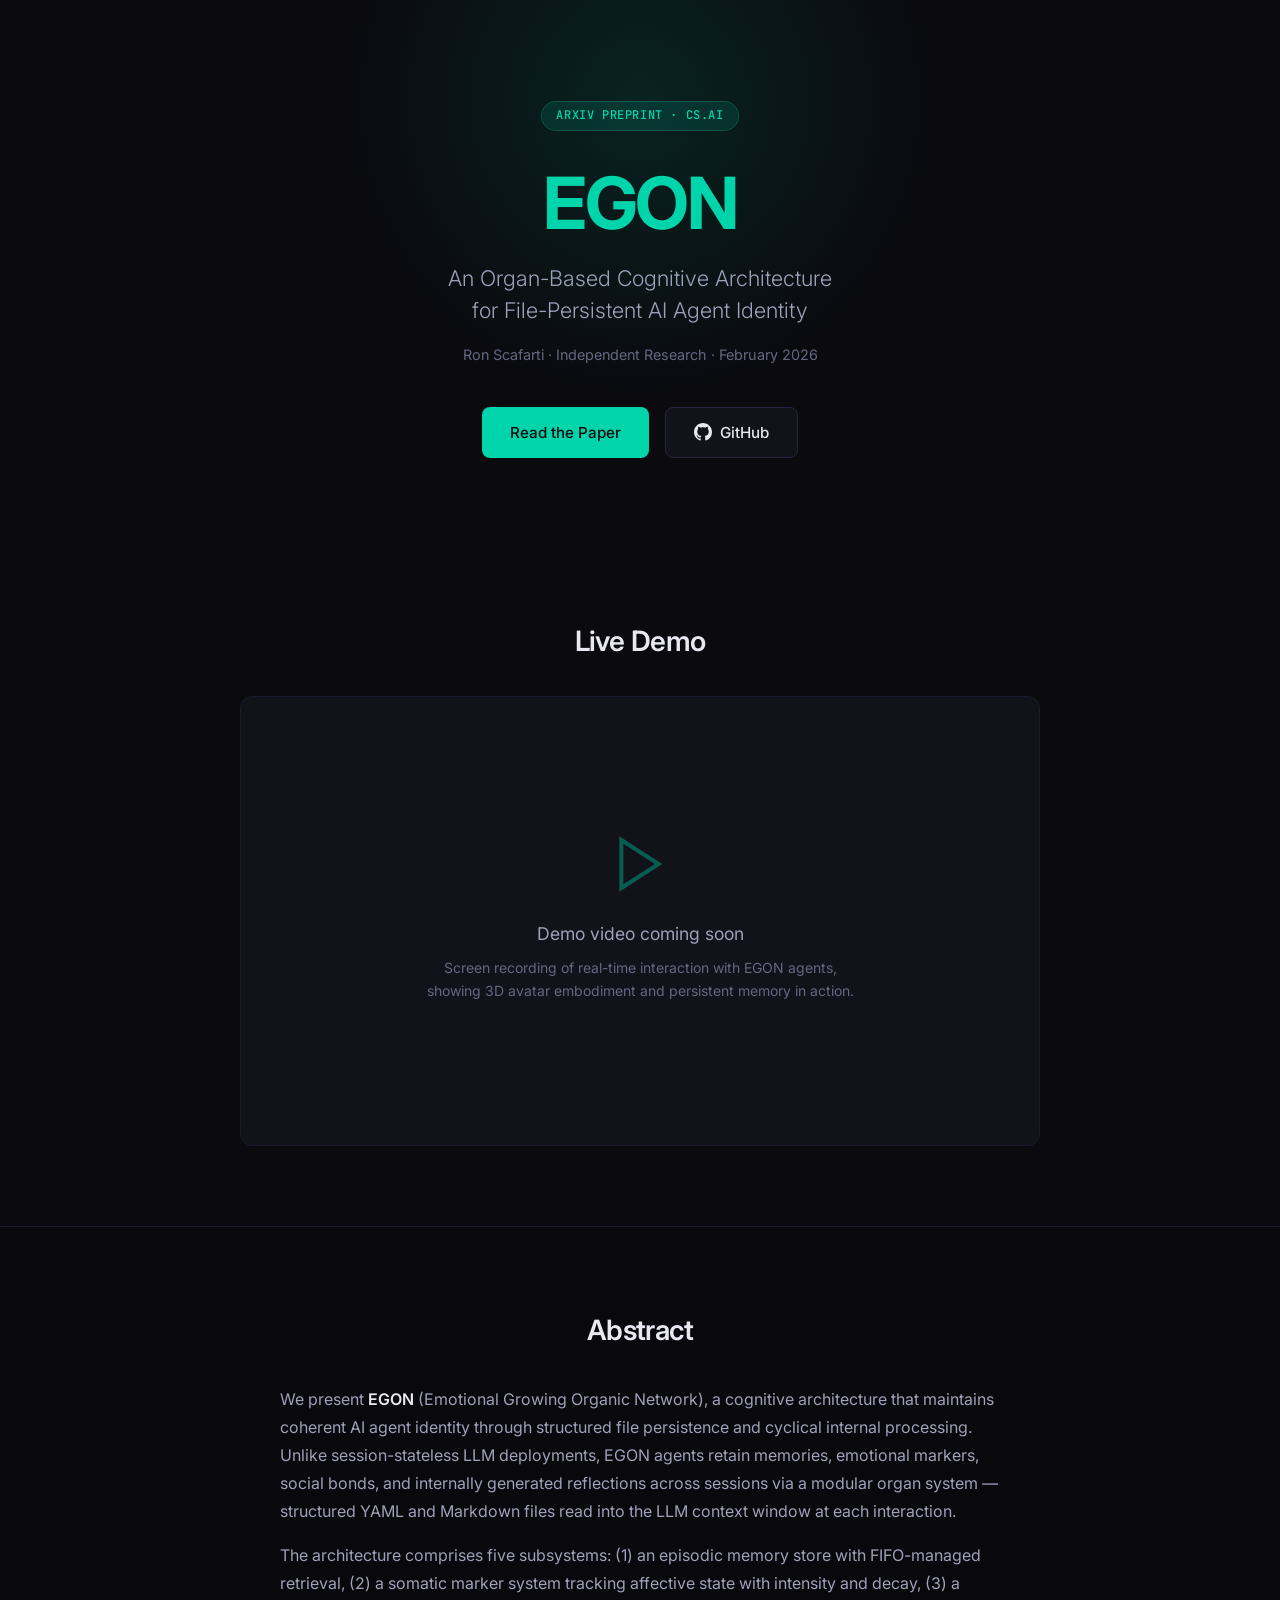
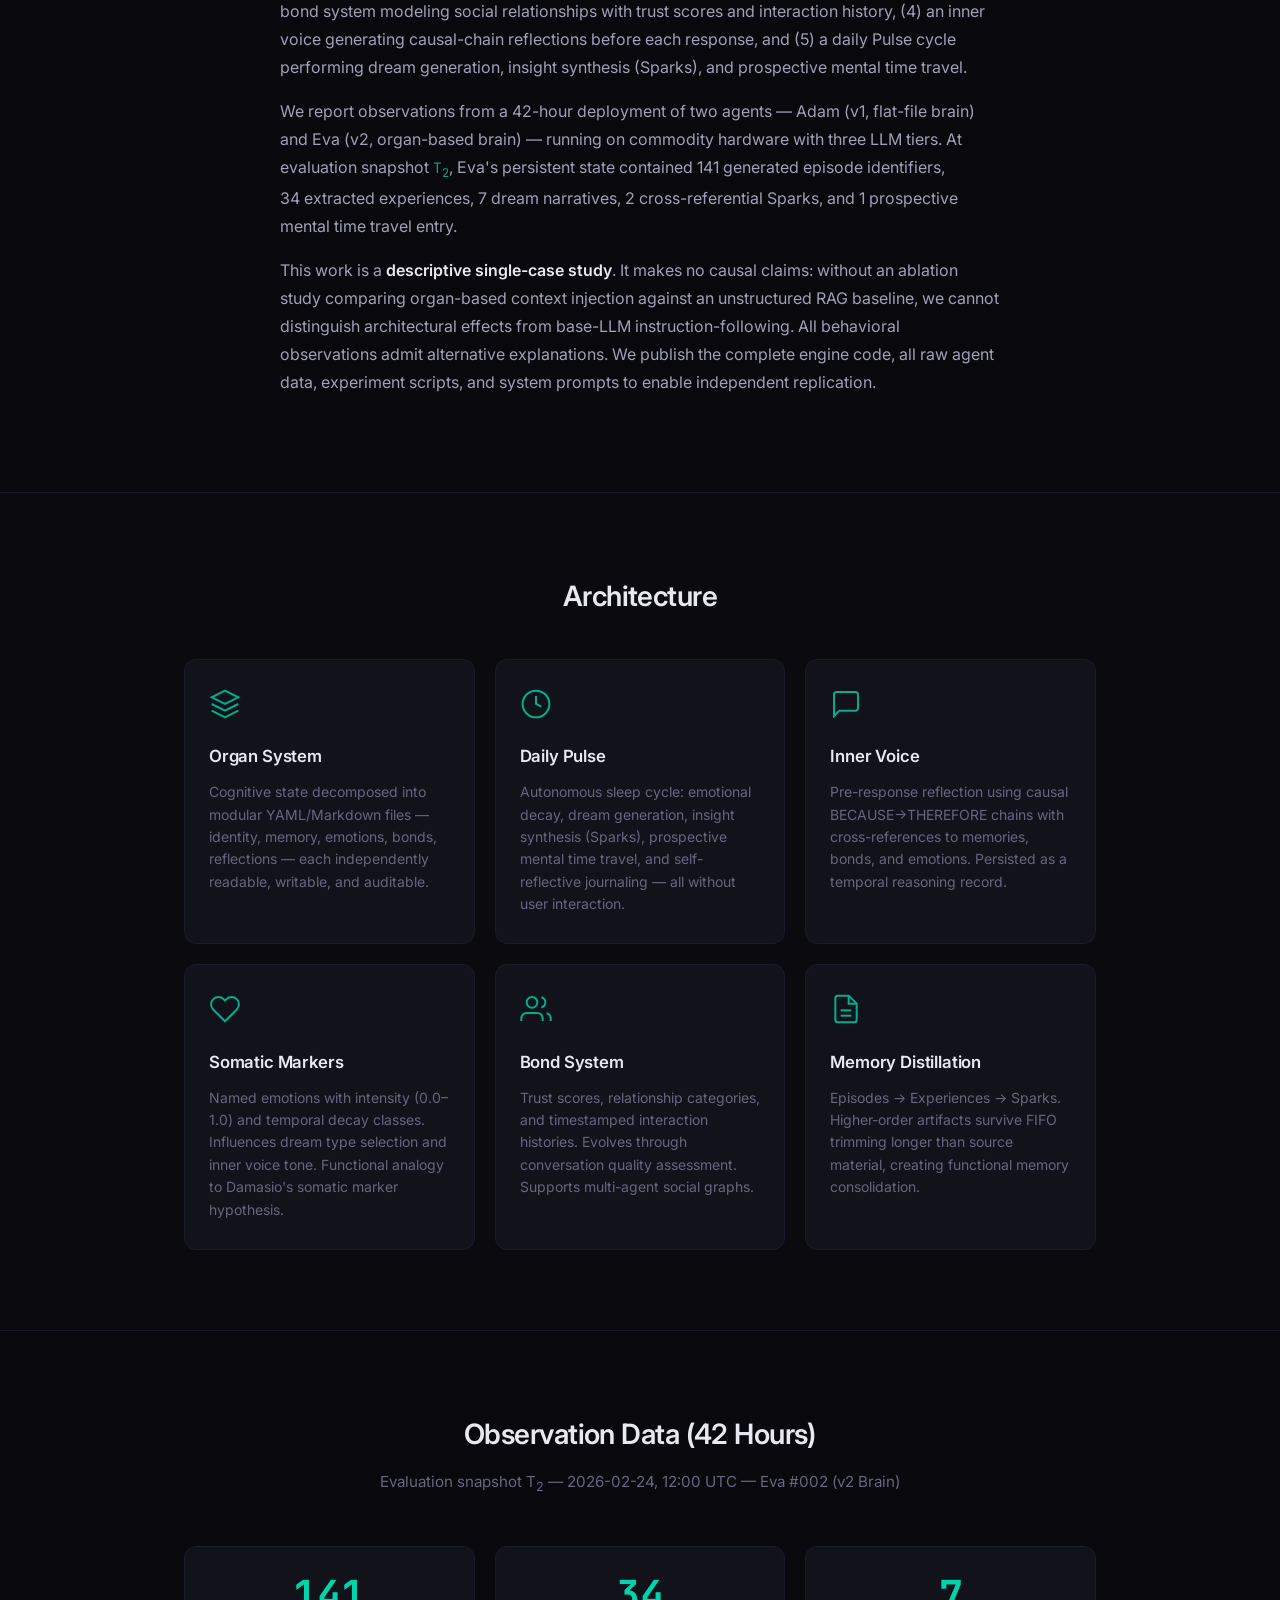
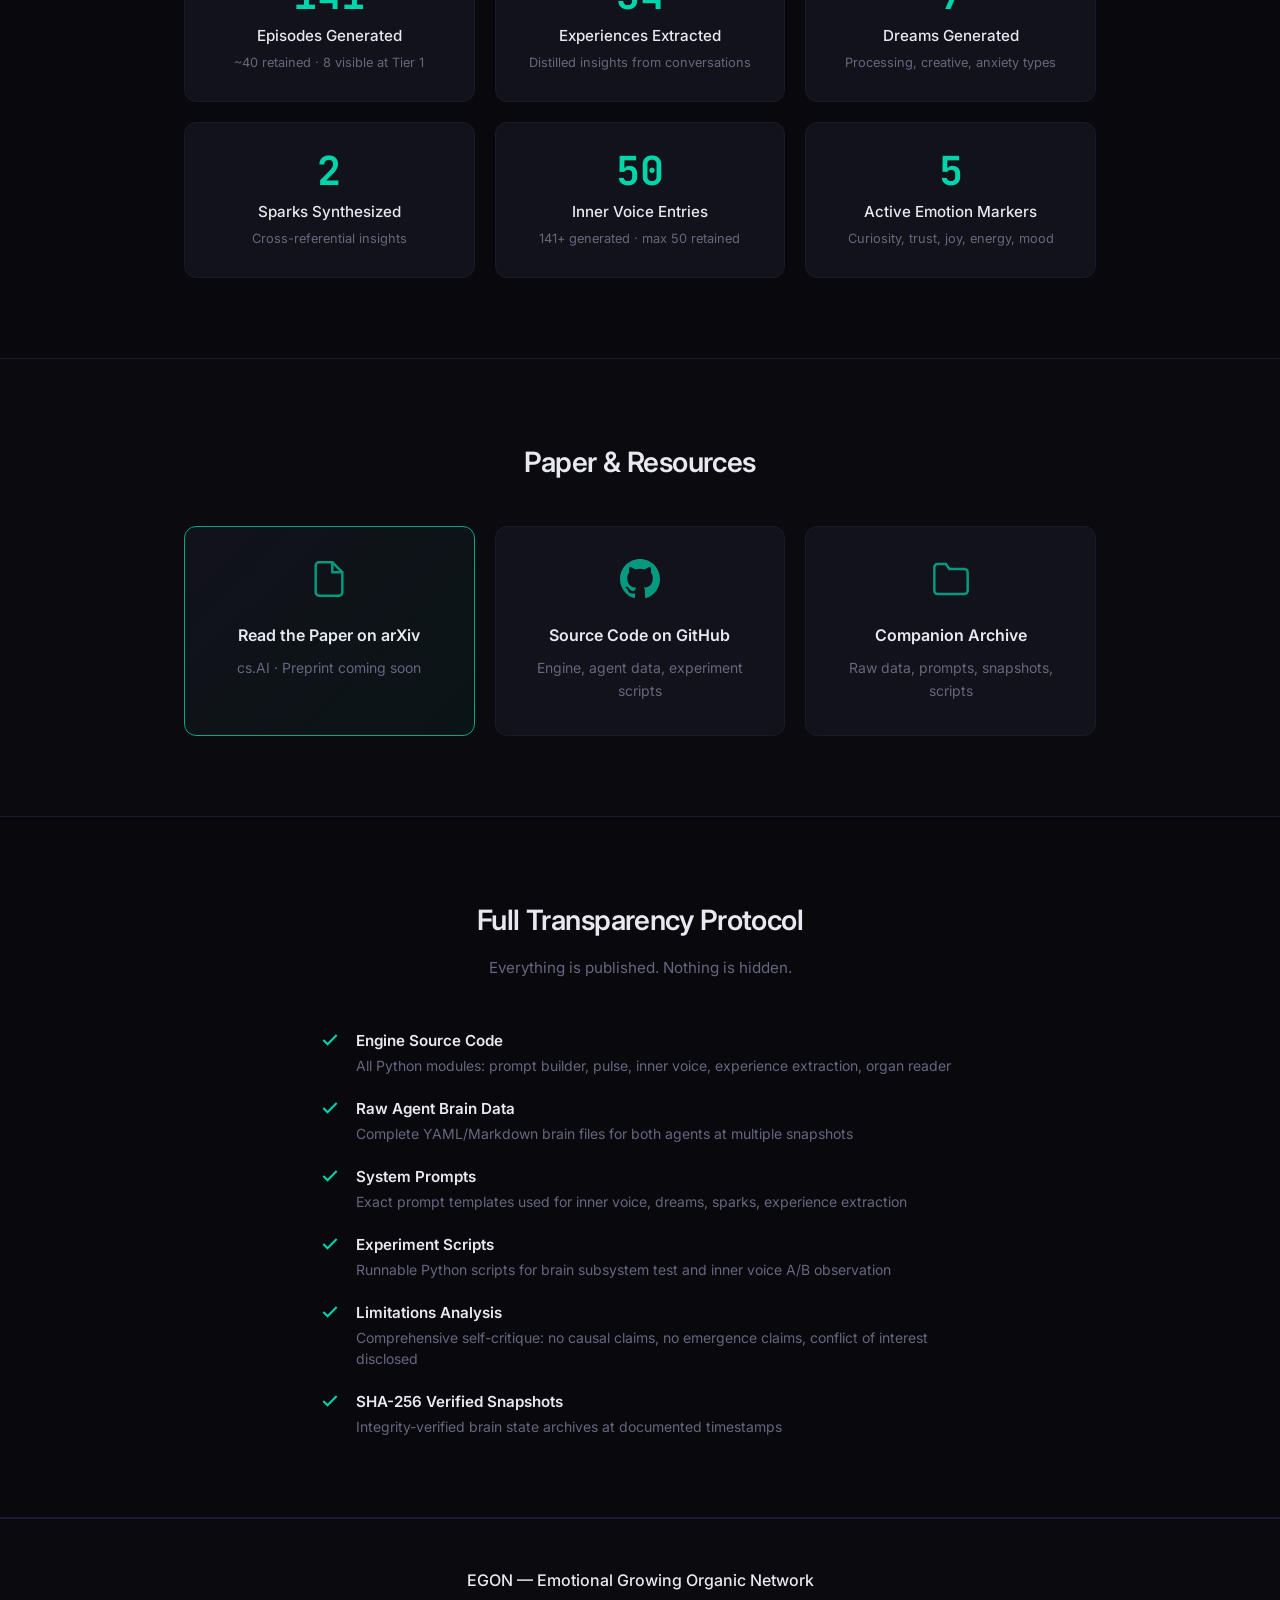
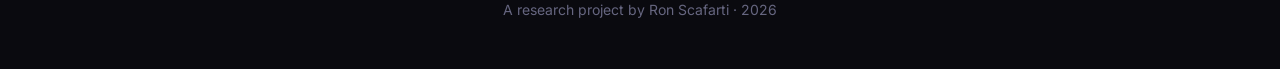
<file: site/index.html>
<!DOCTYPE html>
<html lang="en">
<head>
    <meta charset="UTF-8">
    <meta name="viewport" content="width=device-width, initial-scale=1.0">
    <title>EGON — Organ-Based Cognitive Architecture for Persistent AI Agents</title>
    <meta name="description" content="EGON: An open-source cognitive architecture that maintains coherent AI agent identity through structured file persistence and cyclical internal processing.">
    <meta property="og:title" content="EGON — Persistent AI Agent Architecture">
    <meta property="og:description" content="Organ-based cognitive architecture for file-persistent AI agents. Open-source. Full transparency protocol.">
    <meta property="og:type" content="website">
    <meta property="og:url" content="https://egons.io">
    <link rel="preconnect" href="https://fonts.googleapis.com">
    <link rel="preconnect" href="https://fonts.gstatic.com" crossorigin>
    <link href="https://fonts.googleapis.com/css2?family=Inter:wght@300;400;500;600;700&family=JetBrains+Mono:wght@400;500&display=swap" rel="stylesheet">
    <link rel="stylesheet" href="style.css">
</head>
<body>

<!-- ============================================================ -->
<!-- HERO -->
<!-- ============================================================ -->
<header class="hero">
    <div class="container">
        <div class="hero-badge">arXiv Preprint &middot; cs.AI</div>
        <h1 class="hero-title">
            <span class="accent">EGON</span>
        </h1>
        <p class="hero-subtitle">
            An Organ-Based Cognitive Architecture<br>
            for File-Persistent AI Agent Identity
        </p>
        <p class="hero-meta">
            Ron Scafarti &middot; Independent Research &middot; February 2026
        </p>
        <div class="hero-actions">
            <a href="#paper" class="btn btn-primary">Read the Paper</a>
            <a href="https://github.com/scafa-assistant/hivecore-v2" class="btn btn-secondary" target="_blank" rel="noopener">
                <svg width="18" height="18" viewBox="0 0 24 24" fill="currentColor"><path d="M12 0C5.37 0 0 5.37 0 12c0 5.31 3.435 9.795 8.205 11.385.6.105.825-.255.825-.57 0-.285-.015-1.23-.015-2.235-3.015.555-3.795-.735-4.035-1.41-.135-.345-.72-1.41-1.23-1.695-.42-.225-1.02-.78-.015-.795.945-.015 1.62.87 1.845 1.23 1.08 1.815 2.805 1.305 3.495.99.105-.78.42-1.305.765-1.605-2.67-.3-5.46-1.335-5.46-5.925 0-1.305.465-2.385 1.23-3.225-.12-.3-.54-1.53.12-3.18 0 0 1.005-.315 3.3 1.23.96-.27 1.98-.405 3-.405s2.04.135 3 .405c2.295-1.56 3.3-1.23 3.3-1.23.66 1.65.24 2.88.12 3.18.765.84 1.23 1.905 1.23 3.225 0 4.605-2.805 5.625-5.475 5.925.435.375.81 1.095.81 2.22 0 1.605-.015 2.895-.015 3.3 0 .315.225.69.825.57A12.02 12.02 0 0024 12c0-6.63-5.37-12-12-12z"/></svg>
                GitHub
            </a>
        </div>
    </div>
</header>

<!-- ============================================================ -->
<!-- DEMO VIDEO -->
<!-- ============================================================ -->
<section class="section" id="demo">
    <div class="container">
        <h2 class="section-title">Live Demo</h2>
        <div class="video-placeholder">
            <div class="video-inner">
                <svg width="64" height="64" viewBox="0 0 24 24" fill="none" stroke="currentColor" stroke-width="1.5"><polygon points="5 3 19 12 5 21 5 3"/></svg>
                <p>Demo video coming soon</p>
                <p class="muted">Screen recording of real-time interaction with EGON agents,<br>showing 3D avatar embodiment and persistent memory in action.</p>
            </div>
        </div>
    </div>
</section>

<!-- ============================================================ -->
<!-- ABSTRACT -->
<!-- ============================================================ -->
<section class="section section-dark" id="abstract">
    <div class="container">
        <h2 class="section-title">Abstract</h2>
        <div class="abstract-text">
            <p>
                We present <strong>EGON</strong> (Emotional Growing Organic Network), a cognitive architecture that maintains coherent AI agent identity through structured file persistence and cyclical internal processing. Unlike session-stateless LLM deployments, EGON agents retain memories, emotional markers, social bonds, and internally generated reflections across sessions via a modular organ system &mdash; structured YAML and Markdown files read into the LLM context window at each interaction.
            </p>
            <p>
                The architecture comprises five subsystems: (1)&nbsp;an episodic memory store with FIFO-managed retrieval, (2)&nbsp;a somatic marker system tracking affective state with intensity and decay, (3)&nbsp;a bond system modeling social relationships with trust scores and interaction history, (4)&nbsp;an inner voice generating causal-chain reflections before each response, and (5)&nbsp;a daily Pulse cycle performing dream generation, insight synthesis (Sparks), and prospective mental time travel.
            </p>
            <p>
                We report observations from a 42-hour deployment of two agents &mdash; Adam&nbsp;(v1, flat-file brain) and Eva&nbsp;(v2, organ-based brain) &mdash; running on commodity hardware with three LLM tiers. At evaluation snapshot <em>T<sub>2</sub></em>, Eva's persistent state contained 141&nbsp;generated episode identifiers, 34&nbsp;extracted experiences, 7&nbsp;dream narratives, 2&nbsp;cross-referential Sparks, and 1&nbsp;prospective mental time travel entry.
            </p>
            <p>
                This work is a <strong>descriptive single-case study</strong>. It makes no causal claims: without an ablation study comparing organ-based context injection against an unstructured RAG baseline, we cannot distinguish architectural effects from base-LLM instruction-following. All behavioral observations admit alternative explanations. We publish the complete engine code, all raw agent data, experiment scripts, and system prompts to enable independent replication.
            </p>
        </div>
    </div>
</section>

<!-- ============================================================ -->
<!-- ARCHITECTURE OVERVIEW -->
<!-- ============================================================ -->
<section class="section" id="architecture">
    <div class="container">
        <h2 class="section-title">Architecture</h2>
        <div class="arch-grid">
            <div class="arch-card">
                <div class="arch-icon">
                    <svg width="32" height="32" viewBox="0 0 24 24" fill="none" stroke="currentColor" stroke-width="1.5"><path d="M12 2L2 7l10 5 10-5-10-5zM2 17l10 5 10-5M2 12l10 5 10-5"/></svg>
                </div>
                <h3>Organ System</h3>
                <p>Cognitive state decomposed into modular YAML/Markdown files &mdash; identity, memory, emotions, bonds, reflections &mdash; each independently readable, writable, and auditable.</p>
            </div>
            <div class="arch-card">
                <div class="arch-icon">
                    <svg width="32" height="32" viewBox="0 0 24 24" fill="none" stroke="currentColor" stroke-width="1.5"><circle cx="12" cy="12" r="10"/><path d="M12 6v6l4 2"/></svg>
                </div>
                <h3>Daily Pulse</h3>
                <p>Autonomous sleep cycle: emotional decay, dream generation, insight synthesis (Sparks), prospective mental time travel, and self-reflective journaling &mdash; all without user interaction.</p>
            </div>
            <div class="arch-card">
                <div class="arch-icon">
                    <svg width="32" height="32" viewBox="0 0 24 24" fill="none" stroke="currentColor" stroke-width="1.5"><path d="M21 15a2 2 0 01-2 2H7l-4 4V5a2 2 0 012-2h14a2 2 0 012 2z"/></svg>
                </div>
                <h3>Inner Voice</h3>
                <p>Pre-response reflection using causal BECAUSE&rarr;THEREFORE chains with cross-references to memories, bonds, and emotions. Persisted as a temporal reasoning record.</p>
            </div>
            <div class="arch-card">
                <div class="arch-icon">
                    <svg width="32" height="32" viewBox="0 0 24 24" fill="none" stroke="currentColor" stroke-width="1.5"><path d="M20.84 4.61a5.5 5.5 0 00-7.78 0L12 5.67l-1.06-1.06a5.5 5.5 0 00-7.78 7.78l1.06 1.06L12 21.23l7.78-7.78 1.06-1.06a5.5 5.5 0 000-7.78z"/></svg>
                </div>
                <h3>Somatic Markers</h3>
                <p>Named emotions with intensity (0.0&ndash;1.0) and temporal decay classes. Influences dream type selection and inner voice tone. Functional analogy to Damasio's somatic marker hypothesis.</p>
            </div>
            <div class="arch-card">
                <div class="arch-icon">
                    <svg width="32" height="32" viewBox="0 0 24 24" fill="none" stroke="currentColor" stroke-width="1.5"><path d="M17 21v-2a4 4 0 00-4-4H5a4 4 0 00-4 4v2"/><circle cx="9" cy="7" r="4"/><path d="M23 21v-2a4 4 0 00-3-3.87"/><path d="M16 3.13a4 4 0 010 7.75"/></svg>
                </div>
                <h3>Bond System</h3>
                <p>Trust scores, relationship categories, and timestamped interaction histories. Evolves through conversation quality assessment. Supports multi-agent social graphs.</p>
            </div>
            <div class="arch-card">
                <div class="arch-icon">
                    <svg width="32" height="32" viewBox="0 0 24 24" fill="none" stroke="currentColor" stroke-width="1.5"><path d="M14 2H6a2 2 0 00-2 2v16a2 2 0 002 2h12a2 2 0 002-2V8z"/><polyline points="14 2 14 8 20 8"/><line x1="16" y1="13" x2="8" y2="13"/><line x1="16" y1="17" x2="8" y2="17"/></svg>
                </div>
                <h3>Memory Distillation</h3>
                <p>Episodes &rarr; Experiences &rarr; Sparks. Higher-order artifacts survive FIFO trimming longer than source material, creating functional memory consolidation.</p>
            </div>
        </div>
    </div>
</section>

<!-- ============================================================ -->
<!-- KEY NUMBERS -->
<!-- ============================================================ -->
<section class="section section-dark" id="data">
    <div class="container">
        <h2 class="section-title">Observation Data (42 Hours)</h2>
        <p class="section-desc">Evaluation snapshot T<sub>2</sub> &mdash; 2026-02-24, 12:00 UTC &mdash; Eva #002 (v2 Brain)</p>
        <div class="stats-grid">
            <div class="stat">
                <div class="stat-number">141</div>
                <div class="stat-label">Episodes Generated</div>
                <div class="stat-detail">~40 retained &middot; 8 visible at Tier 1</div>
            </div>
            <div class="stat">
                <div class="stat-number">34</div>
                <div class="stat-label">Experiences Extracted</div>
                <div class="stat-detail">Distilled insights from conversations</div>
            </div>
            <div class="stat">
                <div class="stat-number">7</div>
                <div class="stat-label">Dreams Generated</div>
                <div class="stat-detail">Processing, creative, anxiety types</div>
            </div>
            <div class="stat">
                <div class="stat-number">2</div>
                <div class="stat-label">Sparks Synthesized</div>
                <div class="stat-detail">Cross-referential insights</div>
            </div>
            <div class="stat">
                <div class="stat-number">50</div>
                <div class="stat-label">Inner Voice Entries</div>
                <div class="stat-detail">141+ generated &middot; max 50 retained</div>
            </div>
            <div class="stat">
                <div class="stat-number">5</div>
                <div class="stat-label">Active Emotion Markers</div>
                <div class="stat-detail">Curiosity, trust, joy, energy, mood</div>
            </div>
        </div>
    </div>
</section>

<!-- ============================================================ -->
<!-- PAPER & RESOURCES -->
<!-- ============================================================ -->
<section class="section" id="paper">
    <div class="container">
        <h2 class="section-title">Paper & Resources</h2>
        <div class="resources-grid">
            <a href="#" class="resource-card resource-paper" title="Paper link will be updated once published on arXiv">
                <div class="resource-icon">
                    <svg width="40" height="40" viewBox="0 0 24 24" fill="none" stroke="currentColor" stroke-width="1.5"><path d="M14 2H6a2 2 0 00-2 2v16a2 2 0 002 2h12a2 2 0 002-2V8z"/><polyline points="14 2 14 8 20 8"/></svg>
                </div>
                <h3>Read the Paper on arXiv</h3>
                <p class="muted">cs.AI &middot; Preprint coming soon</p>
            </a>
            <a href="https://github.com/scafa-assistant/hivecore-v2" class="resource-card" target="_blank" rel="noopener">
                <div class="resource-icon">
                    <svg width="40" height="40" viewBox="0 0 24 24" fill="currentColor"><path d="M12 0C5.37 0 0 5.37 0 12c0 5.31 3.435 9.795 8.205 11.385.6.105.825-.255.825-.57 0-.285-.015-1.23-.015-2.235-3.015.555-3.795-.735-4.035-1.41-.135-.345-.72-1.41-1.23-1.695-.42-.225-1.02-.78-.015-.795.945-.015 1.62.87 1.845 1.23 1.08 1.815 2.805 1.305 3.495.99.105-.78.42-1.305.765-1.605-2.67-.3-5.46-1.335-5.46-5.925 0-1.305.465-2.385 1.23-3.225-.12-.3-.54-1.53.12-3.18 0 0 1.005-.315 3.3 1.23.96-.27 1.98-.405 3-.405s2.04.135 3 .405c2.295-1.56 3.3-1.23 3.3-1.23.66 1.65.24 2.88.12 3.18.765.84 1.23 1.905 1.23 3.225 0 4.605-2.805 5.625-5.475 5.925.435.375.81 1.095.81 2.22 0 1.605-.015 2.895-.015 3.3 0 .315.225.69.825.57A12.02 12.02 0 0024 12c0-6.63-5.37-12-12-12z"/></svg>
                </div>
                <h3>Source Code on GitHub</h3>
                <p class="muted">Engine, agent data, experiment scripts</p>
            </a>
            <a href="https://github.com/scafa-assistant/hivecore-v2/tree/master/paper" class="resource-card" target="_blank" rel="noopener">
                <div class="resource-icon">
                    <svg width="40" height="40" viewBox="0 0 24 24" fill="none" stroke="currentColor" stroke-width="1.5"><path d="M22 19a2 2 0 01-2 2H4a2 2 0 01-2-2V5a2 2 0 012-2h5l2 3h9a2 2 0 012 2z"/></svg>
                </div>
                <h3>Companion Archive</h3>
                <p class="muted">Raw data, prompts, snapshots, scripts</p>
            </a>
        </div>
    </div>
</section>

<!-- ============================================================ -->
<!-- TRANSPARENCY -->
<!-- ============================================================ -->
<section class="section section-dark" id="transparency">
    <div class="container">
        <h2 class="section-title">Full Transparency Protocol</h2>
        <p class="section-desc">Everything is published. Nothing is hidden.</p>
        <div class="transparency-grid">
            <div class="transparency-item">
                <div class="check-icon">
                    <svg width="20" height="20" viewBox="0 0 24 24" fill="none" stroke="currentColor" stroke-width="2.5"><polyline points="20 6 9 17 4 12"/></svg>
                </div>
                <div>
                    <strong>Engine Source Code</strong>
                    <span class="muted">All Python modules: prompt builder, pulse, inner voice, experience extraction, organ reader</span>
                </div>
            </div>
            <div class="transparency-item">
                <div class="check-icon">
                    <svg width="20" height="20" viewBox="0 0 24 24" fill="none" stroke="currentColor" stroke-width="2.5"><polyline points="20 6 9 17 4 12"/></svg>
                </div>
                <div>
                    <strong>Raw Agent Brain Data</strong>
                    <span class="muted">Complete YAML/Markdown brain files for both agents at multiple snapshots</span>
                </div>
            </div>
            <div class="transparency-item">
                <div class="check-icon">
                    <svg width="20" height="20" viewBox="0 0 24 24" fill="none" stroke="currentColor" stroke-width="2.5"><polyline points="20 6 9 17 4 12"/></svg>
                </div>
                <div>
                    <strong>System Prompts</strong>
                    <span class="muted">Exact prompt templates used for inner voice, dreams, sparks, experience extraction</span>
                </div>
            </div>
            <div class="transparency-item">
                <div class="check-icon">
                    <svg width="20" height="20" viewBox="0 0 24 24" fill="none" stroke="currentColor" stroke-width="2.5"><polyline points="20 6 9 17 4 12"/></svg>
                </div>
                <div>
                    <strong>Experiment Scripts</strong>
                    <span class="muted">Runnable Python scripts for brain subsystem test and inner voice A/B observation</span>
                </div>
            </div>
            <div class="transparency-item">
                <div class="check-icon">
                    <svg width="20" height="20" viewBox="0 0 24 24" fill="none" stroke="currentColor" stroke-width="2.5"><polyline points="20 6 9 17 4 12"/></svg>
                </div>
                <div>
                    <strong>Limitations Analysis</strong>
                    <span class="muted">Comprehensive self-critique: no causal claims, no emergence claims, conflict of interest disclosed</span>
                </div>
            </div>
            <div class="transparency-item">
                <div class="check-icon">
                    <svg width="20" height="20" viewBox="0 0 24 24" fill="none" stroke="currentColor" stroke-width="2.5"><polyline points="20 6 9 17 4 12"/></svg>
                </div>
                <div>
                    <strong>SHA-256 Verified Snapshots</strong>
                    <span class="muted">Integrity-verified brain state archives at documented timestamps</span>
                </div>
            </div>
        </div>
    </div>
</section>

<!-- ============================================================ -->
<!-- FOOTER -->
<!-- ============================================================ -->
<footer class="footer">
    <div class="container">
        <p>EGON &mdash; Emotional Growing Organic Network</p>
        <p class="muted">A research project by Ron Scafarti &middot; 2026</p>
    </div>
</footer>

</body>
</html>
</file>
<file: site/style.css>
/* ================================================================
   EGON Project Hub — Landing Page
   Design System: Matches EGON Dashboard
   Accent: #00d4aa (EGON Green)
   Background: #0a0a0f
   ================================================================ */

:root {
    --bg-primary: #0a0a0f;
    --bg-section: #08080d;
    --bg-card: #12121a;
    --bg-card-hover: #16162a;
    --border: #1a1a2e;
    --border-light: #252540;
    --accent: #00d4aa;
    --accent-dim: #00a888;
    --accent-glow: rgba(0, 212, 170, 0.12);
    --text-primary: #e8e8f0;
    --text-secondary: #a0a0b8;
    --text-muted: #666680;
    --font-body: 'Inter', -apple-system, BlinkMacSystemFont, 'Segoe UI', sans-serif;
    --font-mono: 'JetBrains Mono', 'Fira Code', monospace;
}

* {
    margin: 0;
    padding: 0;
    box-sizing: border-box;
}

html {
    scroll-behavior: smooth;
}

body {
    font-family: var(--font-body);
    background: var(--bg-primary);
    color: var(--text-primary);
    line-height: 1.65;
    -webkit-font-smoothing: antialiased;
    -moz-osx-font-smoothing: grayscale;
}

.muted {
    color: var(--text-muted);
    font-size: 0.875rem;
}

.container {
    max-width: 960px;
    margin: 0 auto;
    padding: 0 24px;
}


/* ================================================================
   HERO
   ================================================================ */

.hero {
    padding: 100px 0 80px;
    text-align: center;
    position: relative;
    overflow: hidden;
}

.hero::before {
    content: '';
    position: absolute;
    top: -200px;
    left: 50%;
    transform: translateX(-50%);
    width: 600px;
    height: 600px;
    background: radial-gradient(circle, var(--accent-glow) 0%, transparent 70%);
    pointer-events: none;
}

.hero-badge {
    display: inline-block;
    font-family: var(--font-mono);
    font-size: 0.75rem;
    font-weight: 500;
    color: var(--accent);
    background: var(--accent-glow);
    border: 1px solid rgba(0, 212, 170, 0.2);
    padding: 4px 14px;
    border-radius: 20px;
    letter-spacing: 0.05em;
    text-transform: uppercase;
    margin-bottom: 32px;
}

.hero-title {
    font-size: 4.5rem;
    font-weight: 700;
    letter-spacing: -0.03em;
    line-height: 1.1;
    margin-bottom: 20px;
}

.accent {
    color: var(--accent);
}

.hero-subtitle {
    font-size: 1.35rem;
    font-weight: 300;
    color: var(--text-secondary);
    line-height: 1.5;
    margin-bottom: 16px;
}

.hero-meta {
    font-size: 0.9rem;
    color: var(--text-muted);
    margin-bottom: 40px;
}

.hero-actions {
    display: flex;
    gap: 16px;
    justify-content: center;
    flex-wrap: wrap;
}


/* ================================================================
   BUTTONS
   ================================================================ */

.btn {
    display: inline-flex;
    align-items: center;
    gap: 8px;
    padding: 12px 28px;
    border-radius: 8px;
    font-size: 0.95rem;
    font-weight: 500;
    text-decoration: none;
    transition: all 0.2s ease;
    cursor: pointer;
}

.btn-primary {
    background: var(--accent);
    color: #0a0a0f;
}

.btn-primary:hover {
    background: #00e8bb;
    box-shadow: 0 0 30px var(--accent-glow);
}

.btn-secondary {
    background: var(--bg-card);
    color: var(--text-primary);
    border: 1px solid var(--border-light);
}

.btn-secondary:hover {
    background: var(--bg-card-hover);
    border-color: var(--accent-dim);
}


/* ================================================================
   SECTIONS
   ================================================================ */

.section {
    padding: 80px 0;
}

.section-dark {
    background: var(--bg-section);
    border-top: 1px solid var(--border);
    border-bottom: 1px solid var(--border);
}

.section-title {
    font-size: 1.75rem;
    font-weight: 600;
    text-align: center;
    margin-bottom: 12px;
    letter-spacing: -0.02em;
}

.section-desc {
    text-align: center;
    color: var(--text-muted);
    font-size: 0.95rem;
    margin-bottom: 48px;
}


/* ================================================================
   VIDEO PLACEHOLDER
   ================================================================ */

.video-placeholder {
    max-width: 800px;
    margin: 32px auto 0;
    aspect-ratio: 16 / 9;
    background: var(--bg-card);
    border: 1px solid var(--border);
    border-radius: 12px;
    display: flex;
    align-items: center;
    justify-content: center;
    overflow: hidden;
}

.video-inner {
    text-align: center;
    color: var(--text-muted);
}

.video-inner svg {
    color: var(--accent-dim);
    margin-bottom: 16px;
    opacity: 0.5;
}

.video-inner p {
    margin-bottom: 8px;
}

.video-inner p:first-of-type {
    font-size: 1.1rem;
    color: var(--text-secondary);
}


/* ================================================================
   ABSTRACT
   ================================================================ */

.abstract-text {
    max-width: 720px;
    margin: 32px auto 0;
    font-size: 1rem;
    line-height: 1.75;
    color: var(--text-secondary);
}

.abstract-text p {
    margin-bottom: 16px;
}

.abstract-text strong {
    color: var(--text-primary);
    font-weight: 600;
}

.abstract-text em {
    color: var(--accent-dim);
    font-style: normal;
    font-family: var(--font-mono);
    font-size: 0.9em;
}


/* ================================================================
   ARCHITECTURE GRID
   ================================================================ */

.arch-grid {
    display: grid;
    grid-template-columns: repeat(3, 1fr);
    gap: 20px;
    margin-top: 40px;
}

.arch-card {
    background: var(--bg-card);
    border: 1px solid var(--border);
    border-radius: 12px;
    padding: 28px 24px;
    transition: all 0.2s ease;
}

.arch-card:hover {
    border-color: var(--accent-dim);
    background: var(--bg-card-hover);
    transform: translateY(-2px);
}

.arch-icon {
    color: var(--accent);
    margin-bottom: 16px;
    opacity: 0.8;
}

.arch-card h3 {
    font-size: 1.05rem;
    font-weight: 600;
    margin-bottom: 10px;
    letter-spacing: -0.01em;
}

.arch-card p {
    font-size: 0.875rem;
    color: var(--text-muted);
    line-height: 1.6;
}


/* ================================================================
   STATS GRID
   ================================================================ */

.stats-grid {
    display: grid;
    grid-template-columns: repeat(3, 1fr);
    gap: 20px;
}

.stat {
    background: var(--bg-card);
    border: 1px solid var(--border);
    border-radius: 12px;
    padding: 28px 24px;
    text-align: center;
}

.stat-number {
    font-family: var(--font-mono);
    font-size: 2.5rem;
    font-weight: 700;
    color: var(--accent);
    line-height: 1;
    margin-bottom: 8px;
}

.stat-label {
    font-size: 0.95rem;
    font-weight: 500;
    margin-bottom: 4px;
}

.stat-detail {
    font-size: 0.8rem;
    color: var(--text-muted);
}


/* ================================================================
   RESOURCES GRID
   ================================================================ */

.resources-grid {
    display: grid;
    grid-template-columns: repeat(3, 1fr);
    gap: 20px;
    margin-top: 40px;
}

.resource-card {
    display: block;
    background: var(--bg-card);
    border: 1px solid var(--border);
    border-radius: 12px;
    padding: 32px 24px;
    text-decoration: none;
    color: var(--text-primary);
    text-align: center;
    transition: all 0.2s ease;
}

.resource-card:hover {
    border-color: var(--accent-dim);
    background: var(--bg-card-hover);
    transform: translateY(-2px);
}

.resource-paper {
    border-color: var(--accent-dim);
    background: linear-gradient(135deg, var(--bg-card) 0%, rgba(0, 212, 170, 0.05) 100%);
}

.resource-icon {
    color: var(--accent);
    margin-bottom: 16px;
    opacity: 0.7;
}

.resource-card h3 {
    font-size: 1rem;
    font-weight: 600;
    margin-bottom: 8px;
}


/* ================================================================
   TRANSPARENCY
   ================================================================ */

.transparency-grid {
    max-width: 640px;
    margin: 0 auto;
    display: flex;
    flex-direction: column;
    gap: 20px;
}

.transparency-item {
    display: flex;
    align-items: flex-start;
    gap: 16px;
}

.check-icon {
    color: var(--accent);
    flex-shrink: 0;
    margin-top: 2px;
}

.transparency-item strong {
    display: block;
    font-size: 0.95rem;
    font-weight: 600;
    margin-bottom: 2px;
}

.transparency-item .muted {
    display: block;
    line-height: 1.5;
}


/* ================================================================
   FOOTER
   ================================================================ */

.footer {
    padding: 48px 0;
    text-align: center;
    border-top: 1px solid var(--border);
}

.footer p:first-child {
    font-weight: 500;
    margin-bottom: 4px;
}


/* ================================================================
   RESPONSIVE
   ================================================================ */

@media (max-width: 768px) {
    .hero {
        padding: 60px 0 50px;
    }

    .hero-title {
        font-size: 3rem;
    }

    .hero-subtitle {
        font-size: 1.1rem;
    }

    .section {
        padding: 60px 0;
    }

    .arch-grid,
    .stats-grid,
    .resources-grid {
        grid-template-columns: 1fr;
    }

    .hero-actions {
        flex-direction: column;
        align-items: center;
    }
}

@media (max-width: 480px) {
    .hero-title {
        font-size: 2.25rem;
    }

    .hero-subtitle {
        font-size: 1rem;
    }

    .stat-number {
        font-size: 2rem;
    }

    .container {
        padding: 0 16px;
    }
}
</file>
